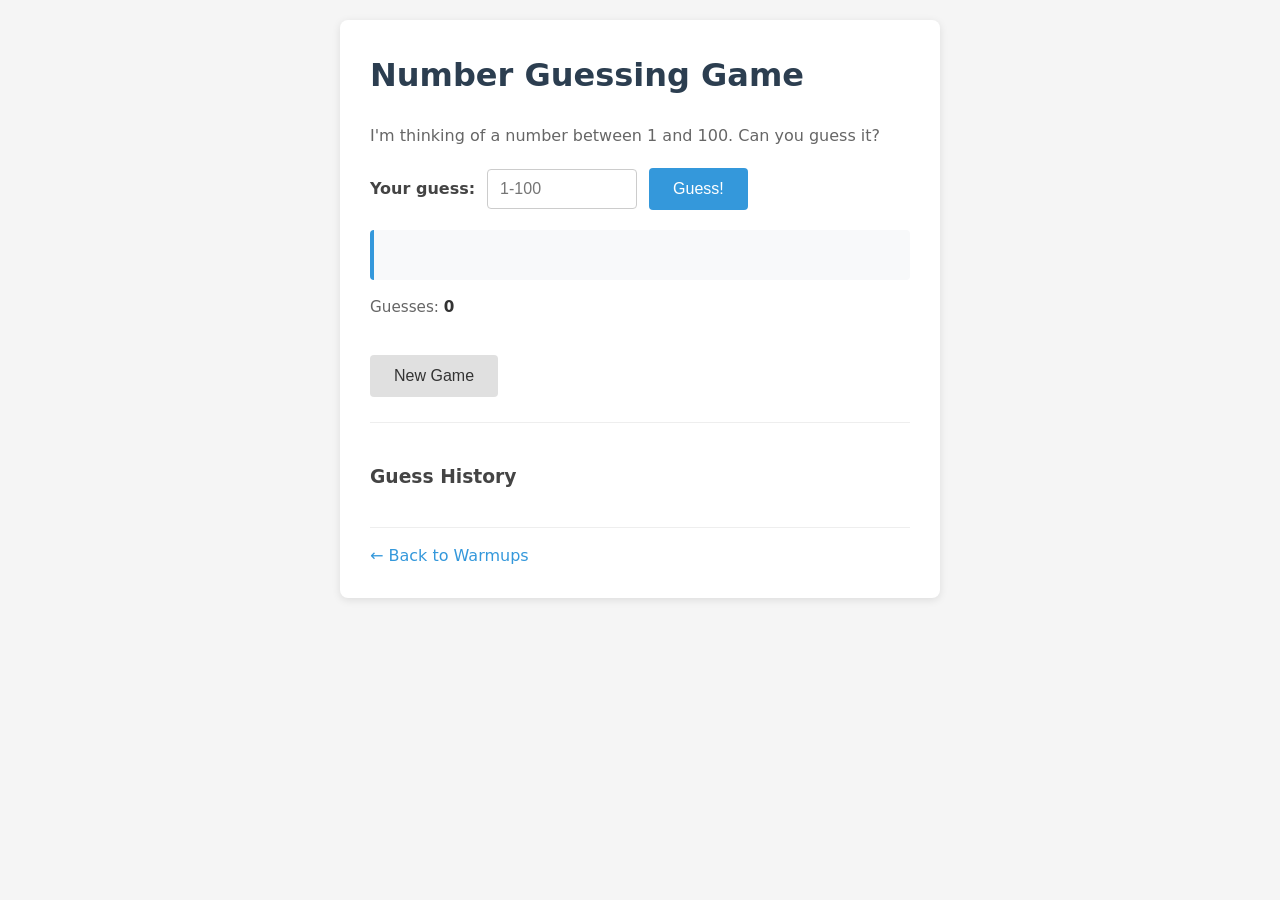
<file: lesson/index.html>
<!DOCTYPE html>
<html lang="en">
<head>
  <meta charset="UTF-8">
  <meta name="viewport" content="width=device-width, initial-scale=1.0">
  <title>Number Guessing Game</title>
  <link rel="stylesheet" href="styles.css">
</head>
<body>
  <main class="container">
    <h1>Number Guessing Game</h1>
    <p class="instructions">I'm thinking of a number between 1 and 100. Can you guess it?</p>

    <div class="input-row">
      <label for="guess">Your guess:</label>
      <input type="text" id="guess" placeholder="1-100">
      <button id="submit">Guess!</button>
    </div>

    <div id="feedback" class="feedback-box"></div>

    <p class="guess-count">Guesses: <span id="count">0</span></p>

    <!-- Win panel - hidden by default -->
    <div id="win-panel" class="win-panel hidden">
      <h2>You Got It!</h2>
      <p>The number was <span id="answer"></span>!</p>
      <p>It took you <span id="final-count"></span> guesses.</p>
    </div>

    <button id="reset" class="reset-button">New Game</button>

    <!-- Stretch: History list -->
    <div class="history-section">
      <h3>Guess History</h3>
      <ul id="history"></ul>
    </div>

    <div class="nav-link">
      <a href="warmups/index.html">&larr; Back to Warmups</a>
    </div>
  </main>

  <script src="script.js"></script>
</body>
</html>
</file>
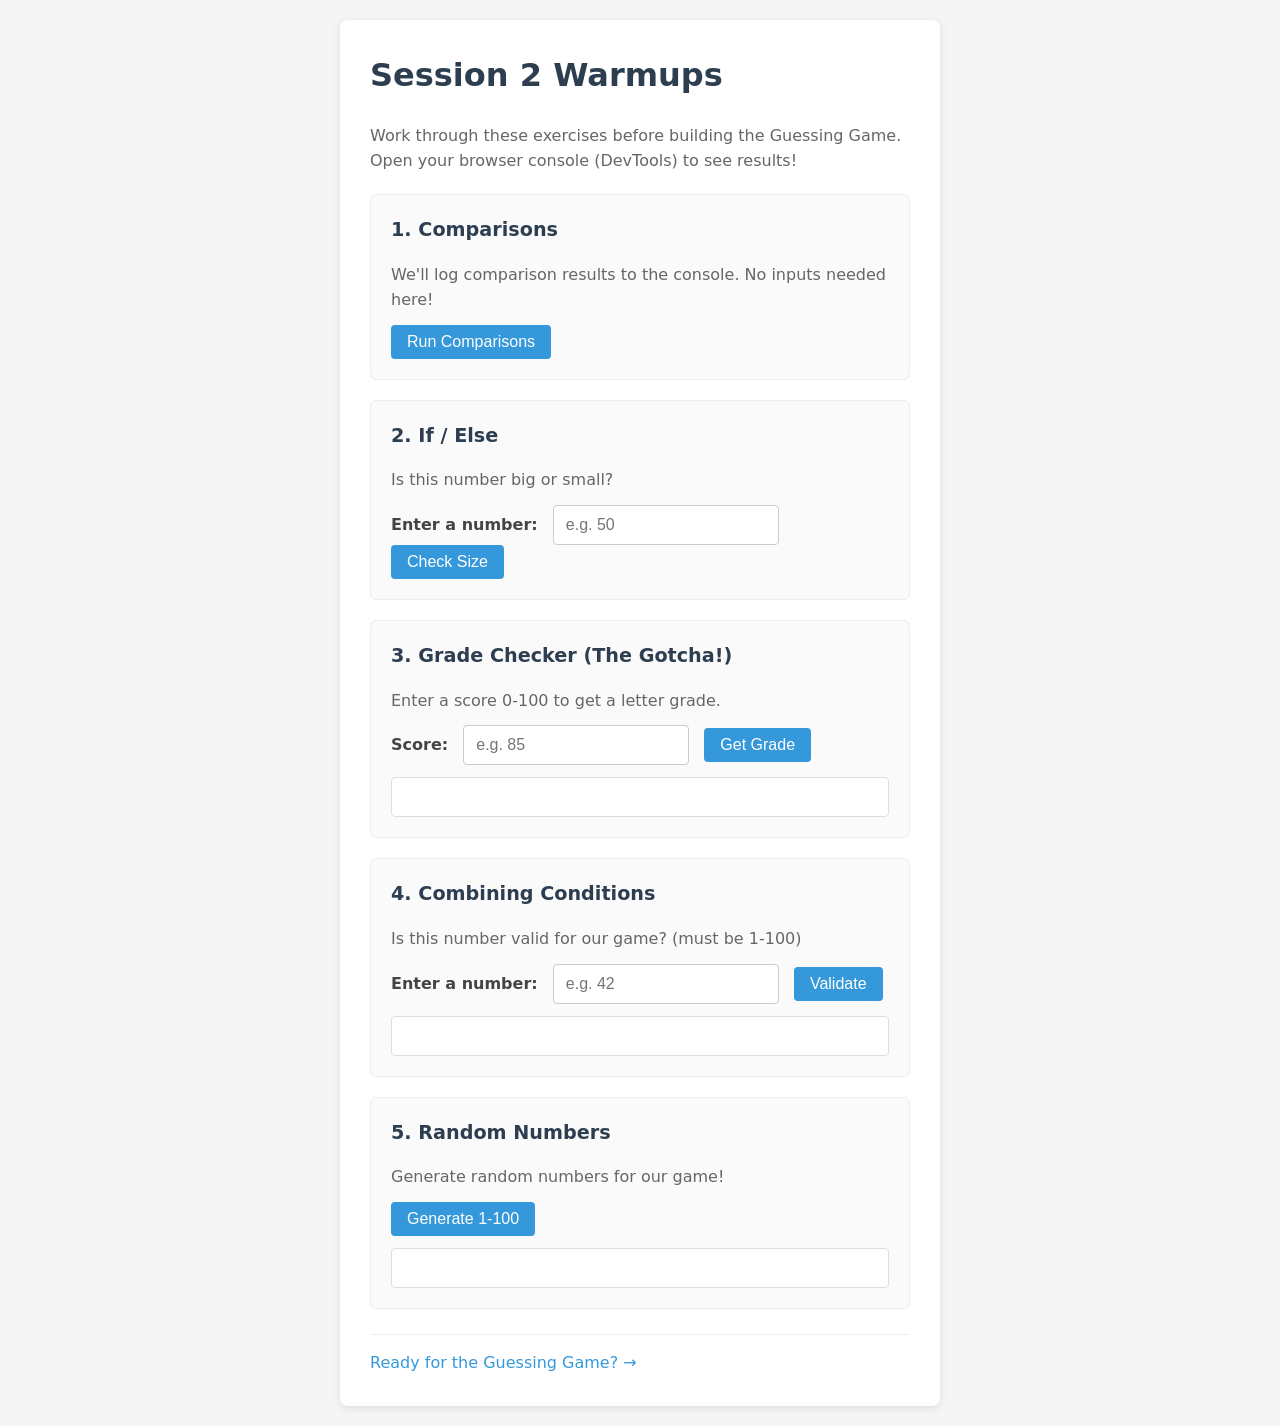
<file: lesson/warmups/index.html>
<!DOCTYPE html>
<html lang="en">
<head>
  <meta charset="UTF-8">
  <meta name="viewport" content="width=device-width, initial-scale=1.0">
  <title>Session 2 Warmups: Logic Practice</title>
  <link rel="stylesheet" href="../styles.css">
</head>
<body>
  <main class="container">
    <h1>Session 2 Warmups</h1>
    <p class="instructions">Work through these exercises before building the Guessing Game. Open your browser console (DevTools) to see results!</p>

    <!-- SECTION 1: Comparisons (Block 1) -->
    <section class="exercise-section">
      <h2>1. Comparisons</h2>
      <p>We'll log comparison results to the console. No inputs needed here!</p>
      <button id="run-comparisons">Run Comparisons</button>
    </section>

    <!-- SECTION 2: If/Else (Block 2) -->
    <section class="exercise-section">
      <h2>2. If / Else</h2>
      <p>Is this number big or small?</p>
      <label for="big-number">Enter a number:</label>
      <input type="text" id="big-number" placeholder="e.g. 50">
      <button id="check-big">Check Size</button>
    </section>

    <!-- SECTION 3: Grade Checker - THE GOTCHA (Block 3) -->
    <section class="exercise-section">
      <h2>3. Grade Checker (The Gotcha!)</h2>
      <p>Enter a score 0-100 to get a letter grade.</p>
      <label for="score">Score:</label>
      <input type="text" id="score" placeholder="e.g. 85">
      <button id="check-grade">Get Grade</button>
      <div id="grade-result" class="result-box"></div>
    </section>

    <!-- SECTION 4: && and || (Block 4) -->
    <section class="exercise-section">
      <h2>4. Combining Conditions</h2>
      <p>Is this number valid for our game? (must be 1-100)</p>
      <label for="range-check">Enter a number:</label>
      <input type="text" id="range-check" placeholder="e.g. 42">
      <button id="check-range">Validate</button>
      <div id="range-result" class="result-box"></div>
    </section>

    <!-- SECTION 5: Randomness (Block 5) -->
    <section class="exercise-section">
      <h2>5. Random Numbers</h2>
      <p>Generate random numbers for our game!</p>
      <button id="generate-random">Generate 1-100</button>
      <div id="random-result" class="result-box"></div>
    </section>

    <div class="nav-link">
      <a href="../index.html">Ready for the Guessing Game? &rarr;</a>
    </div>
  </main>

  <script src="warmup.js"></script>
</body>
</html>
</file>
<file: lesson/styles.css>
/* ===== Base Styles (same as Session 1) ===== */
* {
  box-sizing: border-box;
}

body {
  font-family: system-ui, -apple-system, sans-serif;
  background-color: #f5f5f5;
  color: #333;
  line-height: 1.6;
  padding: 20px;
  margin: 0;
}

/* ===== Container Card ===== */
.container {
  max-width: 600px;
  margin: 0 auto;
  background: white;
  padding: 30px;
  border-radius: 8px;
  box-shadow: 0 2px 8px rgba(0, 0, 0, 0.1);
}

h1 {
  margin-top: 0;
  color: #2c3e50;
}

h2 {
  color: #2c3e50;
  margin-top: 0;
}

h3 {
  color: #444;
  margin-bottom: 10px;
}

.instructions {
  color: #666;
  margin-bottom: 20px;
}

/* ===== Input Row (horizontal layout for game) ===== */
.input-row {
  display: flex;
  gap: 12px;
  align-items: center;
  margin-bottom: 20px;
  flex-wrap: wrap;
}

.input-row label {
  font-weight: 600;
  color: #444;
}

.input-row input {
  flex: 1;
  min-width: 100px;
  max-width: 150px;
}

/* ===== Inputs ===== */
input {
  padding: 10px 12px;
  border: 1px solid #ccc;
  border-radius: 4px;
  font-size: 1rem;
}

input:focus {
  outline: none;
  border-color: #3498db;
  box-shadow: 0 0 0 2px rgba(52, 152, 219, 0.2);
}

/* ===== Buttons ===== */
button {
  padding: 12px 24px;
  font-size: 1rem;
  border: none;
  border-radius: 4px;
  cursor: pointer;
}

#submit {
  background-color: #3498db;
  color: white;
}

#submit:hover {
  background-color: #2980b9;
}

.reset-button {
  background-color: #e0e0e0;
  color: #333;
  margin-top: 20px;
}

.reset-button:hover {
  background-color: #ccc;
}

/* ===== Feedback Box ===== */
.feedback-box {
  background-color: #f8f9fa;
  padding: 15px 20px;
  border-radius: 4px;
  border-left: 4px solid #3498db;
  min-height: 50px;
  margin-bottom: 15px;
  font-size: 1.1rem;
}

.feedback-box.too-high {
  border-left-color: #e74c3c;
  background-color: #fdf2f2;
}

.feedback-box.too-low {
  border-left-color: #3498db;
  background-color: #f0f8ff;
}

.feedback-box.correct {
  border-left-color: #27ae60;
  background-color: #f0fff4;
}

/* ===== Guess Count ===== */
.guess-count {
  color: #666;
  font-size: 0.95rem;
}

#count {
  font-weight: 600;
  color: #333;
}

/* ===== Win Panel ===== */
.win-panel {
  background: linear-gradient(135deg, #27ae60, #2ecc71);
  color: white;
  padding: 25px;
  border-radius: 8px;
  text-align: center;
  margin: 20px 0;
}

.win-panel h2 {
  color: white;
  margin-bottom: 10px;
}

.win-panel p {
  margin: 5px 0;
}

/* ===== History Section ===== */
.history-section {
  margin-top: 25px;
  padding-top: 20px;
  border-top: 1px solid #eee;
}

#history {
  list-style: none;
  padding: 0;
  margin: 0;
  display: flex;
  flex-wrap: wrap;
  gap: 8px;
}

#history li {
  background-color: #f0f0f0;
  padding: 5px 12px;
  border-radius: 15px;
  font-size: 0.9rem;
}

#history li.high {
  background-color: #fde8e8;
  color: #c0392b;
}

#history li.low {
  background-color: #e8f4fd;
  color: #2471a3;
}

#history li.correct {
  background-color: #d5f5e3;
  color: #1e8449;
  font-weight: 600;
}

/* ===== Utility Classes ===== */
.hidden {
  display: none;
}

/* ===== Navigation Link ===== */
.nav-link {
  margin-top: 25px;
  padding-top: 15px;
  border-top: 1px solid #eee;
}

.nav-link a {
  color: #3498db;
  text-decoration: none;
}

.nav-link a:hover {
  text-decoration: underline;
}

/* ===== Warmup-specific Styles ===== */
.exercise-section {
  background-color: #fafafa;
  padding: 20px;
  border-radius: 6px;
  margin-bottom: 20px;
  border: 1px solid #eee;
}

.exercise-section h2 {
  font-size: 1.2rem;
  margin-bottom: 10px;
}

.exercise-section p {
  color: #666;
  margin-bottom: 12px;
}

.exercise-section label {
  font-weight: 600;
  color: #444;
  margin-right: 10px;
}

.exercise-section input {
  margin-right: 10px;
}

.exercise-section button {
  background-color: #3498db;
  color: white;
  padding: 8px 16px;
}

.exercise-section button:hover {
  background-color: #2980b9;
}

.result-box {
  margin-top: 12px;
  padding: 10px 15px;
  background-color: #fff;
  border-radius: 4px;
  border: 1px solid #ddd;
  min-height: 40px;
}
</file>
